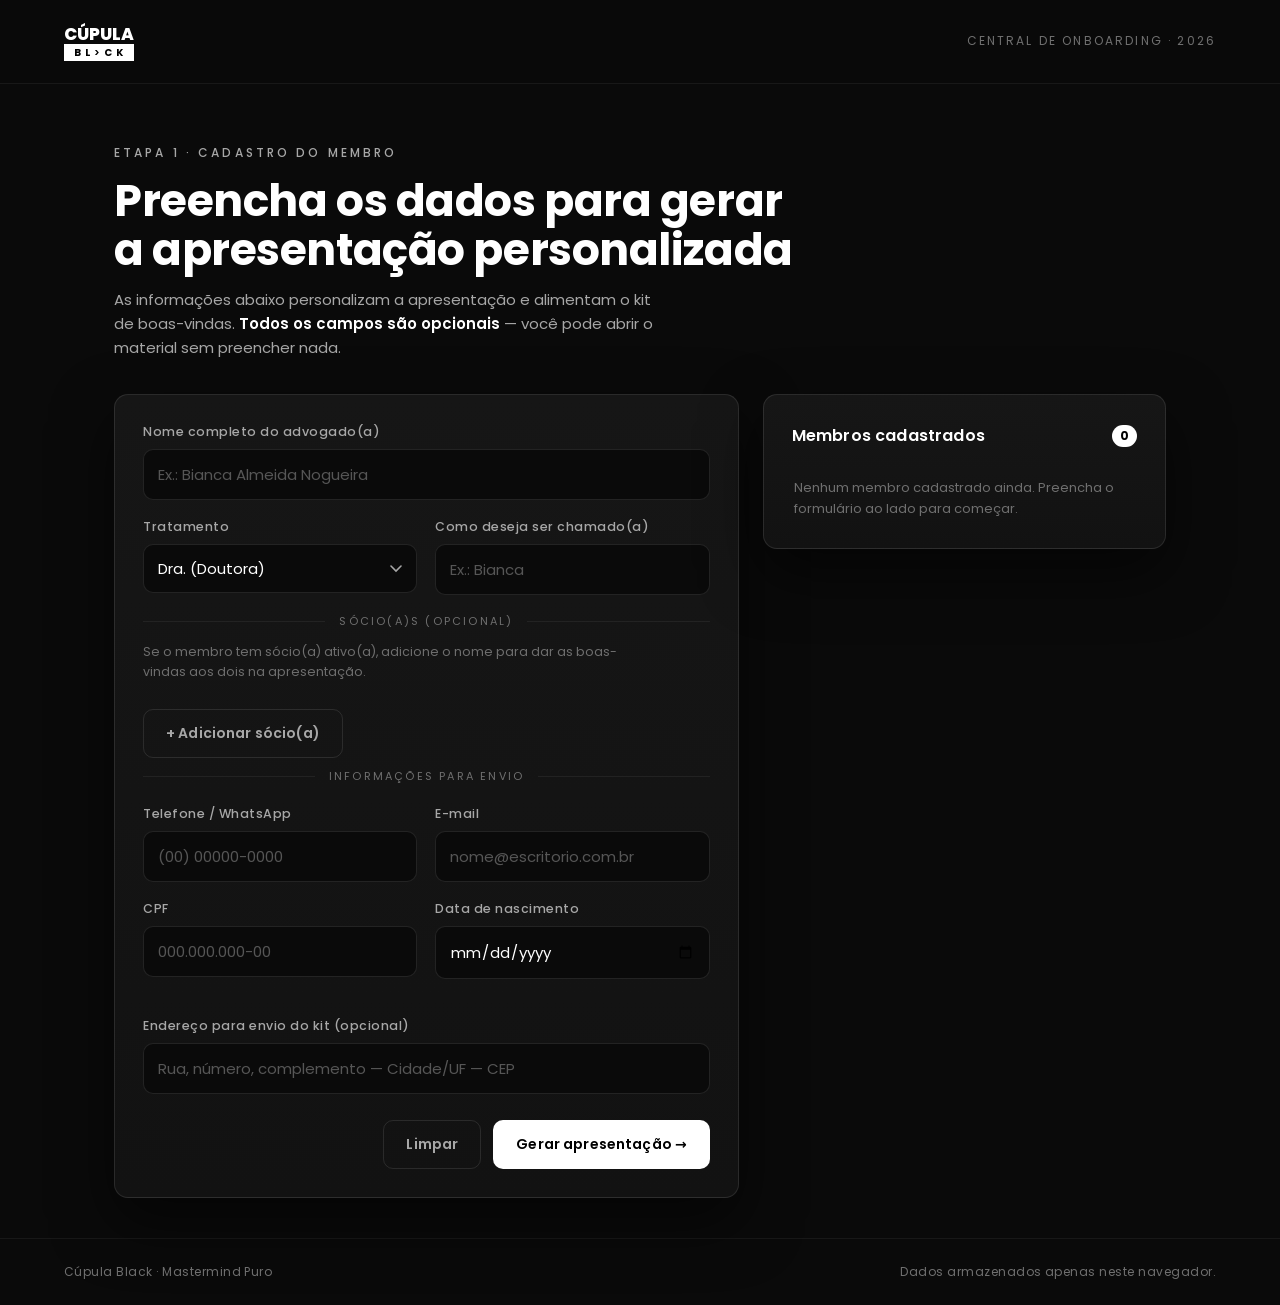
<file: index.html>
<!DOCTYPE html>
<html lang="pt-BR">
<head>
  <meta charset="UTF-8" />
  <meta name="viewport" content="width=device-width, initial-scale=1.0" />
  <title>Cúpula Black · Onboarding</title>
  <meta name="description" content="Ferramenta de onboarding personalizado do Mastermind Cúpula Black." />
  <link rel="preconnect" href="https://fonts.googleapis.com" />
  <link rel="preconnect" href="https://fonts.gstatic.com" crossorigin />
  <link href="https://fonts.googleapis.com/css2?family=Poppins:wght@300;400;500;600;700;800&display=swap" rel="stylesheet" />
  <link rel="stylesheet" href="styles.css" />
</head>
<body>
  <!-- ======================= TELA 1: CENTRAL ======================= -->
  <main id="view-central" class="view is-active">
    <header class="topbar">
      <div class="topbar__logo" data-logo></div>
      <div class="topbar__meta">Central de Onboarding · 2026</div>
    </header>

    <section class="central">
      <div class="central__intro">
        <p class="eyebrow">Etapa 1 · Cadastro do Membro</p>
        <h1 class="central__title">Preencha os dados para gerar<br />a apresentação personalizada</h1>
        <p class="central__sub">
          As informações abaixo personalizam a apresentação e alimentam o kit de
          boas-vindas. <strong>Todos os campos são opcionais</strong> — você pode
          abrir o material sem preencher nada.
        </p>
      </div>

      <div class="central__grid">
        <!-- FORMULÁRIO -->
        <form id="form-membro" class="card form" autocomplete="off" novocomplete>
          <div class="form__row">
            <label class="field field--full">
              <span class="field__label">Nome completo do advogado(a)</span>
              <input type="text" id="nome" name="nome" placeholder="Ex.: Bianca Almeida Nogueira" />
            </label>
          </div>

          <div class="form__row">
            <label class="field">
              <span class="field__label">Tratamento</span>
              <select id="tratamento" name="tratamento">
                <option value="Dra.">Dra. (Doutora)</option>
                <option value="Dr.">Dr. (Doutor)</option>
                <option value="">Sem tratamento</option>
              </select>
            </label>
            <label class="field">
              <span class="field__label">Como deseja ser chamado(a)</span>
              <input type="text" id="apelido" name="apelido" placeholder="Ex.: Bianca" />
            </label>
          </div>

          <div class="form__divider"><span>Sócio(a)s (opcional)</span></div>
          <p class="form__note">
            Se o membro tem sócio(a) ativo(a), adicione o nome para dar as
            boas-vindas aos dois na apresentação.
          </p>
          <div id="socios-list" class="socios"></div>
          <button type="button" class="btn btn--ghost btn--sm socios__add" id="add-socio">
            + Adicionar sócio(a)
          </button>

          <div class="form__divider"><span>Informações para envio</span></div>

          <div class="form__row">
            <label class="field">
              <span class="field__label">Telefone / WhatsApp</span>
              <input type="tel" id="telefone" name="telefone" inputmode="numeric" placeholder="(00) 00000-0000" />
            </label>
            <label class="field">
              <span class="field__label">E-mail</span>
              <input type="email" id="email" name="email" placeholder="nome@escritorio.com.br" />
            </label>
          </div>

          <div class="form__row">
            <label class="field">
              <span class="field__label">CPF</span>
              <input type="text" id="cpf" name="cpf" inputmode="numeric" placeholder="000.000.000-00" />
              <span class="field__hint" data-hint="cpf"></span>
            </label>
            <label class="field">
              <span class="field__label">Data de nascimento</span>
              <input type="date" id="nascimento" name="nascimento" />
            </label>
          </div>

          <div class="form__row">
            <label class="field field--full">
              <span class="field__label">Endereço para envio do kit (opcional)</span>
              <input type="text" id="endereco" name="endereco" placeholder="Rua, número, complemento — Cidade/UF — CEP" />
            </label>
          </div>

          <div class="form__actions">
            <button type="reset" class="btn btn--ghost">Limpar</button>
            <button type="submit" class="btn btn--primary">Gerar apresentação →</button>
          </div>
        </form>

        <!-- MEMBROS SALVOS -->
        <aside class="card members">
          <div class="members__head">
            <h2 class="members__title">Membros cadastrados</h2>
            <div class="members__headright">
              <button type="button" class="members__clear" id="clear-members" hidden>Limpar tudo</button>
              <span class="members__count" id="members-count">0</span>
            </div>
          </div>
          <ul class="members__list" id="members-list"></ul>
          <p class="members__empty" id="members-empty">
            Nenhum membro cadastrado ainda. Preencha o formulário ao lado para começar.
          </p>
        </aside>
      </div>
    </section>

    <footer class="footpad">
      <span>Cúpula Black · Mastermind Puro</span>
      <span>Dados armazenados apenas neste navegador.</span>
    </footer>
  </main>

  <!-- ======================= TELA 2: APRESENTAÇÃO ======================= -->
  <div id="view-deck" class="view view--deck">
    <div class="deck" id="deck"></div>

    <!-- Controles -->
    <div class="deck__ui">
      <button class="deck__exit" id="deck-exit" title="Voltar à central (Esc)">✕ Sair</button>
      <div class="deck__center">
        <button class="deck__nav" id="deck-prev" title="Anterior (←)">‹</button>
        <div class="deck__dots" id="deck-dots"></div>
        <button class="deck__nav" id="deck-next" title="Próximo (→)">›</button>
      </div>
      <div class="deck__right">
        <button class="deck__icon" id="deck-full" title="Tela cheia (F)">⛶</button>
      </div>
    </div>
    <div class="deck__progress"><span id="deck-progress-bar"></span></div>
  </div>

  <!-- ======================= MODAL DE CONFIRMAÇÃO ======================= -->
  <div id="modal" class="modal" hidden>
    <div class="modal__box" role="dialog" aria-modal="true">
      <p class="modal__msg" id="modal-msg"></p>
      <div class="modal__actions">
        <button type="button" class="btn btn--ghost" id="modal-cancel">Cancelar</button>
        <button type="button" class="btn btn--danger" id="modal-ok">Excluir</button>
      </div>
    </div>
  </div>

  <script src="app.js"></script>
</body>
</html>
</file>
<file: styles.css>
/* =========================================================
   Cúpula Black · Onboarding
   Identidade: preto absoluto, tipografia geométrica, minimal
   ========================================================= */

:root {
  --black: #0a0a0a;
  --black-soft: #121212;
  --panel: #161616;
  --panel-2: #1c1c1c;
  --line: rgba(255, 255, 255, 0.10);
  --line-soft: rgba(255, 255, 255, 0.06);
  --white: #ffffff;
  --gray: #a7a7a7;
  --gray-dim: #6f6f6f;
  --danger: #ff6b6b;
  --ok: #7ee0a1;
  --radius: 14px;
  --ease: cubic-bezier(0.22, 1, 0.36, 1);
  --shadow: 0 24px 60px rgba(0, 0, 0, 0.55);
  font-synthesis: none;
}

* { box-sizing: border-box; }

html, body {
  margin: 0;
  padding: 0;
  min-height: 100%;
  background: var(--black);
  color: var(--white);
  font-family: "Poppins", "Segoe UI", system-ui, -apple-system, sans-serif;
  -webkit-font-smoothing: antialiased;
  text-rendering: optimizeLegibility;
}

/* ---------- Views ---------- */
.view { display: none; }
.view.is-active { display: block; }
.view--deck { position: fixed; inset: 0; z-index: 50; background: #000; }
.view--deck.is-active { display: block; }

/* ---------- Logo Cúpula Black (empilhado, oficial) ---------- */
.logo {
  display: inline-flex;
  flex-direction: column;
  align-items: stretch;
  line-height: 1;
  user-select: none;
}
.logo__cupula {
  color: var(--white);
  font-weight: 800;
  letter-spacing: -0.005em;
  text-align: center;
  white-space: nowrap;
}
.logo__black {
  background: var(--white);
  margin-top: 0.08em;
  display: flex;
  align-items: center;
  justify-content: center;
  padding: 0.22em 0.16em 0.17em;
}
.logo__blacktext {
  color: #000;
  font-weight: 700;
  font-size: 0.585em;
  letter-spacing: 0.4em;
  padding-left: 0.4em; /* compensa o tracking à direita p/ centralizar */
  white-space: nowrap;
}
.logo__blacktext .gt { font-weight: 600; }
.logo--sm { font-size: 17px; }
.logo--md { font-size: clamp(30px, 5.2vw, 60px); }
.logo--lg { font-size: clamp(46px, 10vw, 120px); }

/* ---------- Topbar ---------- */
.topbar {
  display: flex;
  align-items: center;
  justify-content: space-between;
  padding: 22px clamp(20px, 5vw, 64px);
  border-bottom: 1px solid var(--line-soft);
  position: sticky;
  top: 0;
  background: rgba(10, 10, 10, 0.82);
  backdrop-filter: blur(10px);
  z-index: 5;
}
.topbar__meta { color: var(--gray-dim); font-size: 12px; letter-spacing: 0.18em; text-transform: uppercase; }

/* ---------- Central layout ---------- */
.central { padding: clamp(28px, 5vw, 60px) clamp(20px, 5vw, 64px) 40px; max-width: 1180px; margin: 0 auto; }
.central__intro { max-width: 720px; margin-bottom: 34px; }
.eyebrow {
  color: var(--gray);
  font-size: 12px;
  letter-spacing: 0.26em;
  text-transform: uppercase;
  margin: 0 0 14px;
  font-weight: 500;
}
.central__title {
  font-size: clamp(26px, 4.4vw, 44px);
  font-weight: 700;
  line-height: 1.12;
  margin: 0 0 14px;
  letter-spacing: -0.01em;
}
.central__sub { color: var(--gray); font-size: 15px; line-height: 1.6; margin: 0; max-width: 560px; }
.central__sub strong { color: var(--white); font-weight: 600; }

.central__grid {
  display: grid;
  grid-template-columns: 1.55fr 1fr;
  gap: 24px;
  align-items: start;
}
@media (max-width: 900px) { .central__grid { grid-template-columns: 1fr; } }

/* ---------- Card ---------- */
.card {
  background: linear-gradient(180deg, var(--panel), var(--black-soft));
  border: 1px solid var(--line);
  border-radius: var(--radius);
  padding: 28px;
  box-shadow: var(--shadow);
}

/* ---------- Form ---------- */
.form__row { display: grid; grid-template-columns: 1fr 1fr; gap: 18px; margin-bottom: 18px; }
@media (max-width: 560px) { .form__row { grid-template-columns: 1fr; } }
.field { display: flex; flex-direction: column; gap: 8px; }
.field--full { grid-column: 1 / -1; }
.field__label { font-size: 12.5px; color: var(--gray); letter-spacing: 0.04em; font-weight: 500; }
.field__label i { color: var(--white); font-style: normal; }
.field input, .field select {
  background: var(--black);
  border: 1px solid var(--line);
  color: var(--white);
  border-radius: 10px;
  padding: 13px 14px;
  font-size: 15px;
  font-family: inherit;
  transition: border-color .2s var(--ease), box-shadow .2s var(--ease);
  width: 100%;
}
.field input::placeholder { color: #565656; }
.field input:focus, .field select:focus {
  outline: none;
  border-color: rgba(255, 255, 255, 0.55);
  box-shadow: 0 0 0 3px rgba(255, 255, 255, 0.06);
}
.field select { appearance: none; cursor: pointer;
  background-image: url("data:image/svg+xml,%3Csvg xmlns='http://www.w3.org/2000/svg' width='12' height='8' viewBox='0 0 12 8'%3E%3Cpath d='M1 1l5 5 5-5' stroke='%23a7a7a7' stroke-width='1.6' fill='none' stroke-linecap='round'/%3E%3C/svg%3E");
  background-repeat: no-repeat; background-position: right 14px center; padding-right: 38px; }
.field input.is-invalid { border-color: var(--danger); }
.field__hint { font-size: 11.5px; min-height: 14px; color: var(--gray-dim); }
.field__hint.is-error { color: var(--danger); }
.field__hint.is-ok { color: var(--ok); }

.form__divider {
  display: flex; align-items: center; gap: 14px;
  margin: 6px 0 20px; color: var(--gray-dim);
  font-size: 11px; letter-spacing: 0.2em; text-transform: uppercase;
}
.form__divider::before, .form__divider::after { content: ""; height: 1px; background: var(--line-soft); flex: 1; }

.form__actions { display: flex; justify-content: flex-end; gap: 12px; margin-top: 26px; }

/* ---------- Sócios ---------- */
.form__note { color: var(--gray-dim); font-size: 12.5px; line-height: 1.55; margin: -8px 0 16px; max-width: 480px; }
.socios { display: flex; flex-direction: column; gap: 10px; margin-bottom: 12px; }
.socio-row { display: grid; grid-template-columns: 116px 1fr 40px; gap: 10px; align-items: center; }
.socio-row select, .socio-row input {
  background: var(--black); border: 1px solid var(--line); color: var(--white);
  border-radius: 10px; padding: 12px 12px; font-size: 14px; font-family: inherit; width: 100%;
  transition: border-color .2s var(--ease);
}
.socio-row input::placeholder { color: #565656; }
.socio-row select:focus, .socio-row input:focus { outline: none; border-color: rgba(255,255,255,0.5); }
.socio-row select {
  appearance: none; cursor: pointer; padding-right: 30px;
  background-image: url("data:image/svg+xml,%3Csvg xmlns='http://www.w3.org/2000/svg' width='12' height='8' viewBox='0 0 12 8'%3E%3Cpath d='M1 1l5 5 5-5' stroke='%23a7a7a7' stroke-width='1.6' fill='none' stroke-linecap='round'/%3E%3C/svg%3E");
  background-repeat: no-repeat; background-position: right 11px center;
}
.socio-del { width: 40px; height: 40px; }
.btn--sm { padding: 10px 16px; font-size: 13px; }
.socios__add { align-self: flex-start; margin-bottom: 4px; }
@media (max-width: 560px) { .socio-row { grid-template-columns: 96px 1fr 40px; } }

/* ---------- Buttons ---------- */
.btn {
  font-family: inherit; font-size: 14px; font-weight: 600;
  border-radius: 10px; padding: 13px 22px; cursor: pointer;
  border: 1px solid transparent; transition: transform .15s var(--ease), background .2s, opacity .2s;
  letter-spacing: 0.01em;
}
.btn:active { transform: translateY(1px); }
.btn--primary { background: var(--white); color: #000; }
.btn--primary:hover { background: #e9e9e9; }
.btn--ghost { background: transparent; color: var(--gray); border-color: var(--line); }
.btn--ghost:hover { color: var(--white); border-color: rgba(255,255,255,0.4); }
.btn--danger { background: var(--danger); color: #1a0000; }
.btn--danger:hover { background: #ff8585; }

/* ---------- Modal de confirmação ---------- */
.modal {
  position: fixed; inset: 0; z-index: 100;
  display: flex; align-items: center; justify-content: center;
  background: rgba(0, 0, 0, 0.72); backdrop-filter: blur(4px);
  padding: 20px;
}
.modal[hidden] { display: none; }
.modal__box {
  background: linear-gradient(180deg, var(--panel), var(--black-soft));
  border: 1px solid var(--line); border-radius: 14px;
  padding: 26px; max-width: 400px; width: 100%; box-shadow: var(--shadow);
  animation: modalIn .2s var(--ease);
}
@keyframes modalIn { from { opacity: 0; transform: translateY(10px) scale(0.98); } to { opacity: 1; transform: none; } }
.modal__msg { margin: 0 0 22px; font-size: 15px; line-height: 1.55; color: var(--white); }
.modal__actions { display: flex; justify-content: flex-end; gap: 10px; }

/* ---------- Members ---------- */
.members__head { display: flex; align-items: center; justify-content: space-between; margin-bottom: 18px; }
.members__headright { display: flex; align-items: center; gap: 12px; }
.members__clear {
  background: transparent; border: 1px solid var(--line); color: var(--gray-dim);
  font-family: inherit; font-size: 11.5px; letter-spacing: 0.04em;
  padding: 6px 11px; border-radius: 7px; cursor: pointer; transition: all .18s;
}
.members__clear:hover { color: var(--danger); border-color: rgba(255, 107, 107, 0.5); }
.members__clear[hidden] { display: none; }
.members__title { font-size: 16px; font-weight: 600; margin: 0; letter-spacing: 0.01em; }
.members__count {
  background: var(--white); color: #000; font-size: 12px; font-weight: 700;
  min-width: 24px; height: 22px; padding: 0 8px; border-radius: 20px;
  display: inline-flex; align-items: center; justify-content: center;
}
.members__list { list-style: none; margin: 0; padding: 0; display: flex; flex-direction: column; gap: 10px; max-height: 460px; overflow-y: auto; }
.member {
  border: 1px solid var(--line); border-radius: 12px; padding: 14px;
  background: var(--panel-2); display: flex; align-items: center; justify-content: space-between; gap: 10px;
  transition: border-color .2s;
}
.member:hover { border-color: rgba(255,255,255,0.32); }
.member__info { min-width: 0; }
.member__name { font-size: 14.5px; font-weight: 600; white-space: nowrap; overflow: hidden; text-overflow: ellipsis; }
.member__meta { font-size: 12px; color: var(--gray-dim); margin-top: 3px; }
.member__actions { display: flex; gap: 6px; flex-shrink: 0; }
.iconbtn {
  border: 1px solid var(--line); background: transparent; color: var(--gray);
  width: 34px; height: 34px; border-radius: 8px; cursor: pointer; font-size: 15px;
  display: inline-flex; align-items: center; justify-content: center; transition: all .18s;
}
.iconbtn:hover { color: var(--white); border-color: rgba(255,255,255,0.4); }
.iconbtn--play:hover { background: var(--white); color: #000; }
.iconbtn--del:hover { color: var(--danger); border-color: rgba(255, 107, 107, 0.55); background: rgba(255, 107, 107, 0.08); }
.members__empty { color: var(--gray-dim); font-size: 13px; line-height: 1.6; margin: 12px 2px 0; }

.footpad {
  display: flex; justify-content: space-between; flex-wrap: wrap; gap: 8px;
  padding: 24px clamp(20px, 5vw, 64px); border-top: 1px solid var(--line-soft);
  color: var(--gray-dim); font-size: 12px; letter-spacing: 0.04em;
}

/* =========================================================
   DECK / Apresentação
   ========================================================= */
.deck { position: absolute; inset: 0; overflow: hidden; }

.slide {
  position: absolute; inset: 0;
  display: flex; flex-direction: column; justify-content: center;
  padding: clamp(40px, 9vw, 130px);
  opacity: 0; visibility: hidden;
  transform: scale(1.03);
  transition: opacity .7s var(--ease), transform .9s var(--ease), visibility .7s;
  background: var(--black);
}
.slide.is-active { opacity: 1; visibility: visible; transform: scale(1); }
.slide__bg {
  position: absolute; inset: 0; z-index: 0;
  background-size: cover; background-position: center;
  filter: grayscale(1) contrast(1.05) brightness(0.5);
}
.slide__scrim {
  position: absolute; inset: 0; z-index: 1;
  background:
    radial-gradient(120% 120% at 20% 20%, rgba(0,0,0,0.25), transparent 60%),
    linear-gradient(180deg, rgba(0,0,0,0.55), rgba(0,0,0,0.72));
}
.slide__num {
  position: absolute; z-index: 2;
  bottom: clamp(30px, 6vw, 70px); right: clamp(40px, 9vw, 130px);
  font-size: clamp(60px, 16vw, 190px); font-weight: 800;
  color: rgba(255,255,255,0.05); line-height: 0.8; letter-spacing: -0.03em;
}
.slide__inner { position: relative; z-index: 3; max-width: 1000px; }

.slide__eyebrow {
  color: var(--gray); font-size: clamp(11px, 1.4vw, 15px);
  letter-spacing: 0.32em; text-transform: uppercase; font-weight: 500;
  margin: 0 0 clamp(14px, 2.4vw, 26px);
  display: inline-flex; align-items: center; gap: 14px;
}
.slide__eyebrow::before { content: ""; width: 34px; height: 1px; background: var(--gray); display: inline-block; }

.slide__title {
  font-size: clamp(38px, 8.2vw, 108px);
  font-weight: 800; line-height: 1.02; letter-spacing: -0.02em; margin: 0;
}
.slide__title .thin { font-weight: 300; }
.slide__sub {
  margin: clamp(16px, 2.6vw, 30px) 0 0;
  font-size: clamp(16px, 2.4vw, 30px); font-weight: 300; color: var(--gray);
  max-width: 720px; line-height: 1.4;
}
.slide__tag {
  display: inline-block; margin-top: clamp(18px, 3vw, 34px);
  background: var(--white); color: #000; font-weight: 600;
  font-size: clamp(13px, 1.7vw, 18px); padding: 10px 18px; border-radius: 4px;
  letter-spacing: 0.01em;
}

/* Slide de capa / boas-vindas / encerramento — foco no nome do membro */
.slide--cover { align-items: center; text-align: center; }
.slide__inner--welcome {
  display: flex; flex-direction: column; align-items: center;
  width: 100%; max-width: 1100px;
}
.welcome__logo { margin-bottom: clamp(22px, 4vw, 46px); }
.welcome__logo--btm { margin: clamp(26px, 4vw, 44px) 0 0; }
.welcome__eyebrow {
  color: var(--gray); font-weight: 500;
  font-size: clamp(12px, 1.5vw, 17px);
  letter-spacing: 0.34em; text-transform: uppercase;
  margin: 0 0 clamp(10px, 1.8vw, 20px);
}
.welcome__name {
  margin: 0; line-height: 0.9; letter-spacing: -0.03em;
  display: flex; flex-direction: column; align-items: center; gap: 0.04em;
}
.welcome__pre {
  font-weight: 300; color: var(--gray);
  font-size: clamp(20px, 3vw, 36px); letter-spacing: 0.06em;
}
.welcome__first {
  font-weight: 800; color: var(--white);
  font-size: clamp(54px, 13vw, 176px);
  text-wrap: balance;
}
/* dois ou mais nomes (membro + sócio) */
.welcome__name--multi { flex-direction: column; gap: clamp(4px, 1vw, 12px); line-height: 1; }
.welcome__multi-item {
  font-weight: 800; color: var(--white); letter-spacing: -0.02em;
  font-size: clamp(38px, 8.4vw, 104px); text-wrap: balance;
}
.welcome__pre--inline {
  font-weight: 300; color: var(--gray); letter-spacing: 0.03em;
  font-size: 0.4em;
}
.welcome__amp {
  color: var(--gray); font-weight: 300; line-height: 1;
  font-size: clamp(18px, 2.6vw, 34px);
}
.welcome__rule {
  width: clamp(56px, 9vw, 116px); height: 2px; background: var(--white);
  margin: clamp(22px, 3.2vw, 40px) 0 clamp(18px, 2.6vw, 28px);
  transform-origin: center;
}
.welcome__lead {
  color: var(--gray); font-weight: 300; margin: 0;
  font-size: clamp(15px, 2vw, 25px); max-width: 620px; line-height: 1.45;
}
.welcome__lead strong { color: var(--white); font-weight: 600; }
.slide__signature {
  margin-top: clamp(22px, 3.4vw, 40px); color: var(--gray-dim);
  font-size: clamp(11px, 1.3vw, 13px); letter-spacing: 0.24em; text-transform: uppercase;
}

/* entrada animada (respeita prefers-reduced-motion) */
@keyframes wRise { from { opacity: 0; transform: translateY(24px); } to { opacity: 1; transform: none; } }
@keyframes wGrow { from { opacity: 0; transform: scaleX(0); } to { opacity: 1; transform: scaleX(1); } }
.slide--cover.is-active .welcome__logo { animation: wRise .7s var(--ease) both; }
.slide--cover.is-active .welcome__eyebrow { animation: wRise .7s .08s var(--ease) both; }
.slide--cover.is-active .welcome__name { animation: wRise .85s .16s var(--ease) both; }
.slide--cover.is-active .welcome__rule { animation: wGrow .7s .32s var(--ease) both; }
.slide--cover.is-active .welcome__lead { animation: wRise .7s .42s var(--ease) both; }
.slide--cover.is-active .slide__signature { animation: wRise .7s .5s var(--ease) both; }
@media (prefers-reduced-motion: reduce) {
  .slide--cover.is-active [class^="welcome__"],
  .slide--cover.is-active .slide__signature { animation: none !important; }
}

/* ---------- Deck UI ---------- */
.deck__ui {
  position: absolute; z-index: 20; left: 0; right: 0; bottom: 0;
  display: flex; align-items: center; justify-content: space-between;
  padding: 20px clamp(20px, 5vw, 48px);
  background: linear-gradient(0deg, rgba(0,0,0,0.6), transparent);
}
.deck__center { display: flex; align-items: center; gap: 18px; }
.deck__right { min-width: 90px; display: flex; justify-content: flex-end; }
.deck__exit {
  background: transparent; border: 1px solid var(--line); color: var(--gray);
  padding: 9px 16px; border-radius: 8px; cursor: pointer; font-family: inherit;
  font-size: 13px; font-weight: 500; transition: all .18s; min-width: 90px; text-align: left;
}
.deck__exit:hover { color: var(--white); border-color: rgba(255,255,255,0.4); }
.deck__nav {
  background: transparent; border: 1px solid var(--line); color: var(--white);
  width: 46px; height: 46px; border-radius: 50%; cursor: pointer;
  font-size: 24px; line-height: 1; transition: all .18s; display: flex; align-items: center; justify-content: center;
}
.deck__nav:hover { background: var(--white); color: #000; }
.deck__dots { display: flex; gap: 9px; }
.dot {
  width: 8px; height: 8px; border-radius: 50%; background: rgba(255,255,255,0.22);
  cursor: pointer; transition: all .25s var(--ease); border: none; padding: 0;
}
.dot.is-active { background: var(--white); transform: scale(1.35); }
.deck__icon {
  background: transparent; border: 1px solid var(--line); color: var(--gray);
  width: 40px; height: 40px; border-radius: 8px; cursor: pointer; font-size: 16px; transition: all .18s;
}
.deck__icon:hover { color: var(--white); border-color: rgba(255,255,255,0.4); }

.deck__progress { position: absolute; top: 0; left: 0; right: 0; height: 3px; background: rgba(255,255,255,0.08); z-index: 20; }
.deck__progress span { display: block; height: 100%; width: 0; background: var(--white); transition: width .5s var(--ease); }

@media (max-width: 600px) {
  .deck__exit { min-width: 0; padding: 9px 12px; font-size: 0; }
  .deck__exit::before { content: "✕"; font-size: 15px; }
  .deck__center { gap: 10px; }
  .deck__nav { width: 40px; height: 40px; }
}

/* ---------- Print ---------- */
@media print {
  body { background: #fff; }
  .topbar, .footpad, .form__actions, .deck__ui, .deck__progress { display: none !important; }
}
</file>
